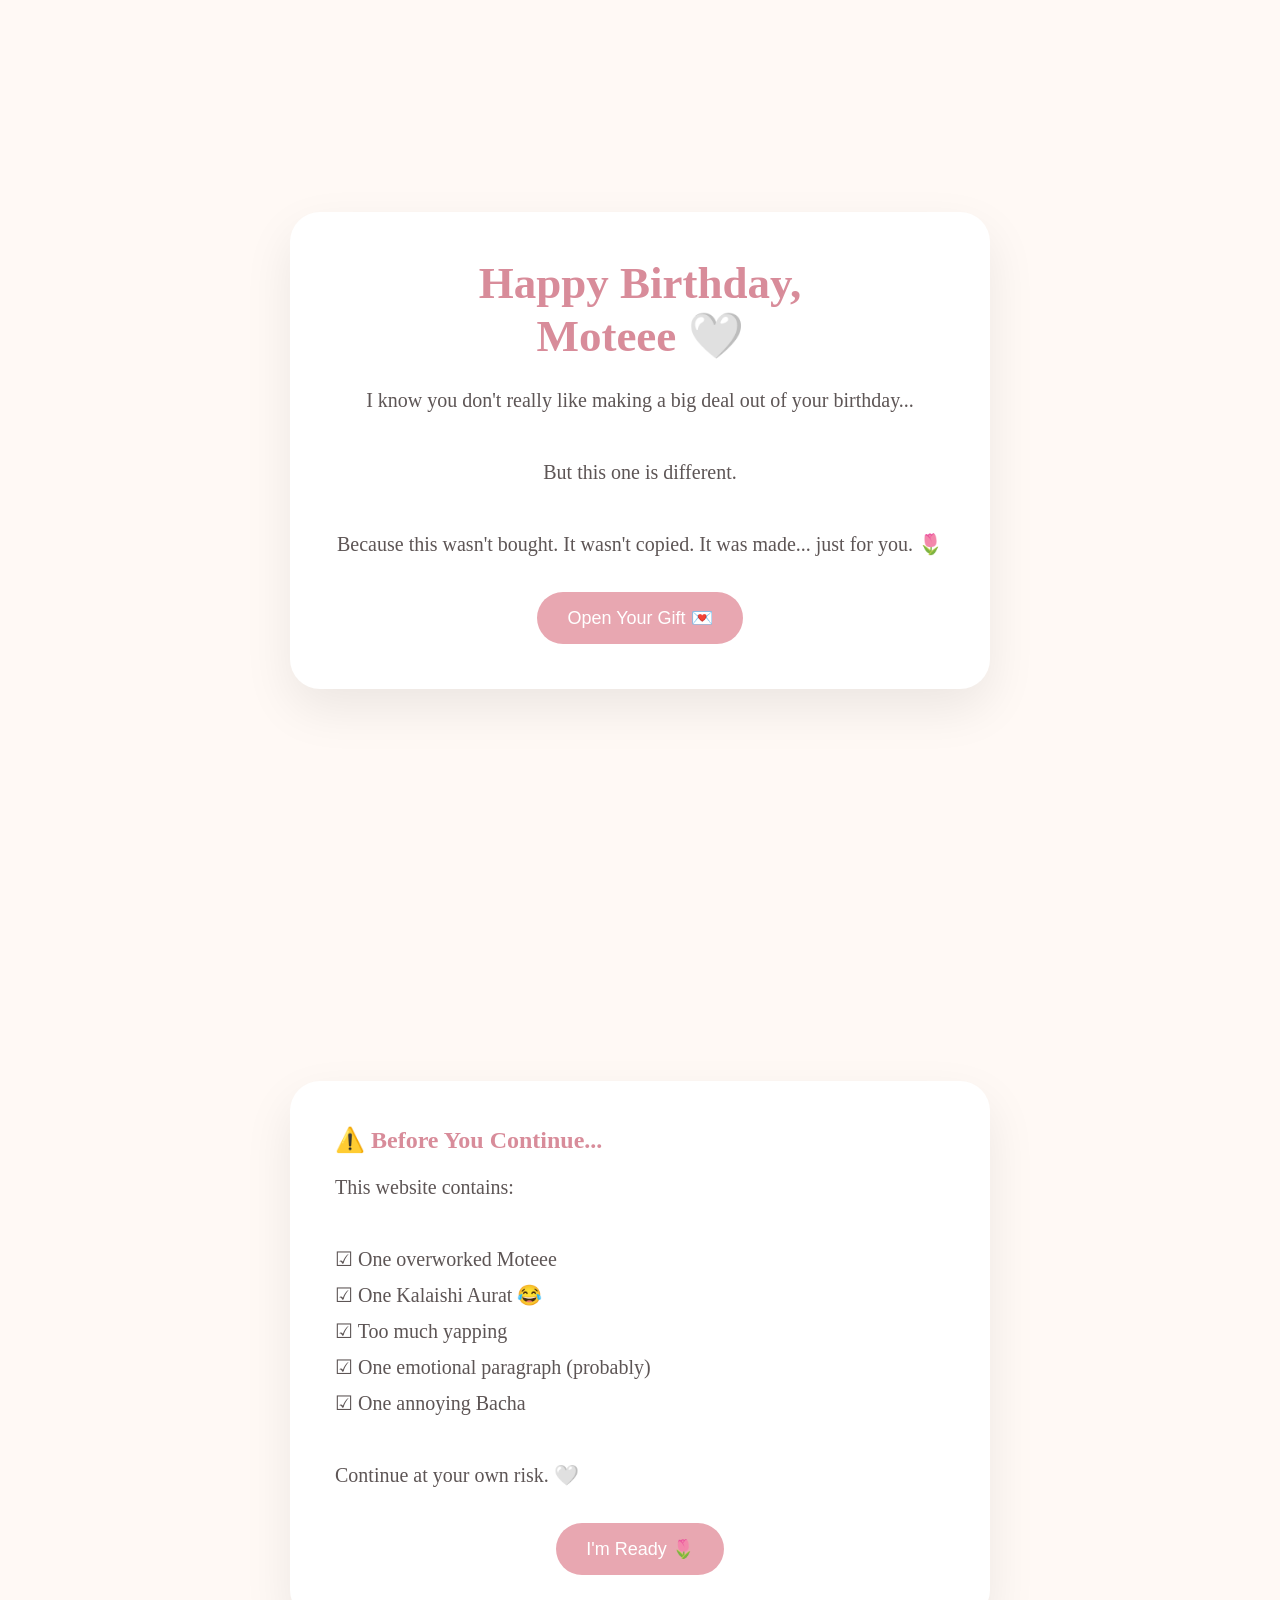
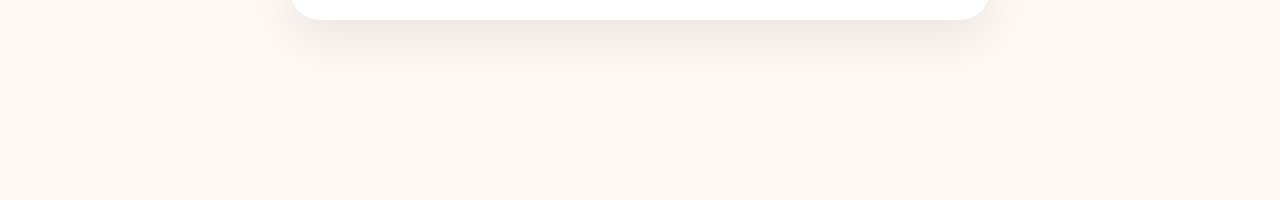
<file: index.html>
<!DOCTYPE html>
<html lang="en">
<head>
<meta charset="UTF-8">
<meta name="viewport" content="width=device-width, initial-scale=1.0">

<title>Happy Birthday, Moteee 🤍</title>

<link rel="stylesheet" href="style.css">

</head>

<body>

<section id="home">

<div class="card">

<h1>Happy Birthday,<br>Moteee 🤍</h1>

<p style="text-align:center;">

I know you don't really like making a big deal out of your birthday...

<br><br>

But this one is different.

<br><br>

Because this wasn't bought.

It wasn't copied.

It was made...

just for you.

🌷

</p>

<div style="text-align:center;">

<button onclick="scrollToSection('warning')">

Open Your Gift 💌

</button>

</div>

</div>

</section>

<section id="warning">

<div class="card">

<h2>⚠️ Before You Continue...</h2>

<p>

This website contains:

<br><br>

☑ One overworked Moteee

<br>

☑ One Kalaishi Aurat 😂

<br>

☑ Too much yapping

<br>

☑ One emotional paragraph
(probably)

<br>

☑ One annoying Bacha

<br><br>

Continue at your own risk.

🤍

</p>

<div style="text-align:center;">

<button onclick="window.location.href='letter.html'">

I'm Ready 🌷

</button>

</div>

</div>

</section>

<script src="script.js"></script>

</body>
</html>
</file>
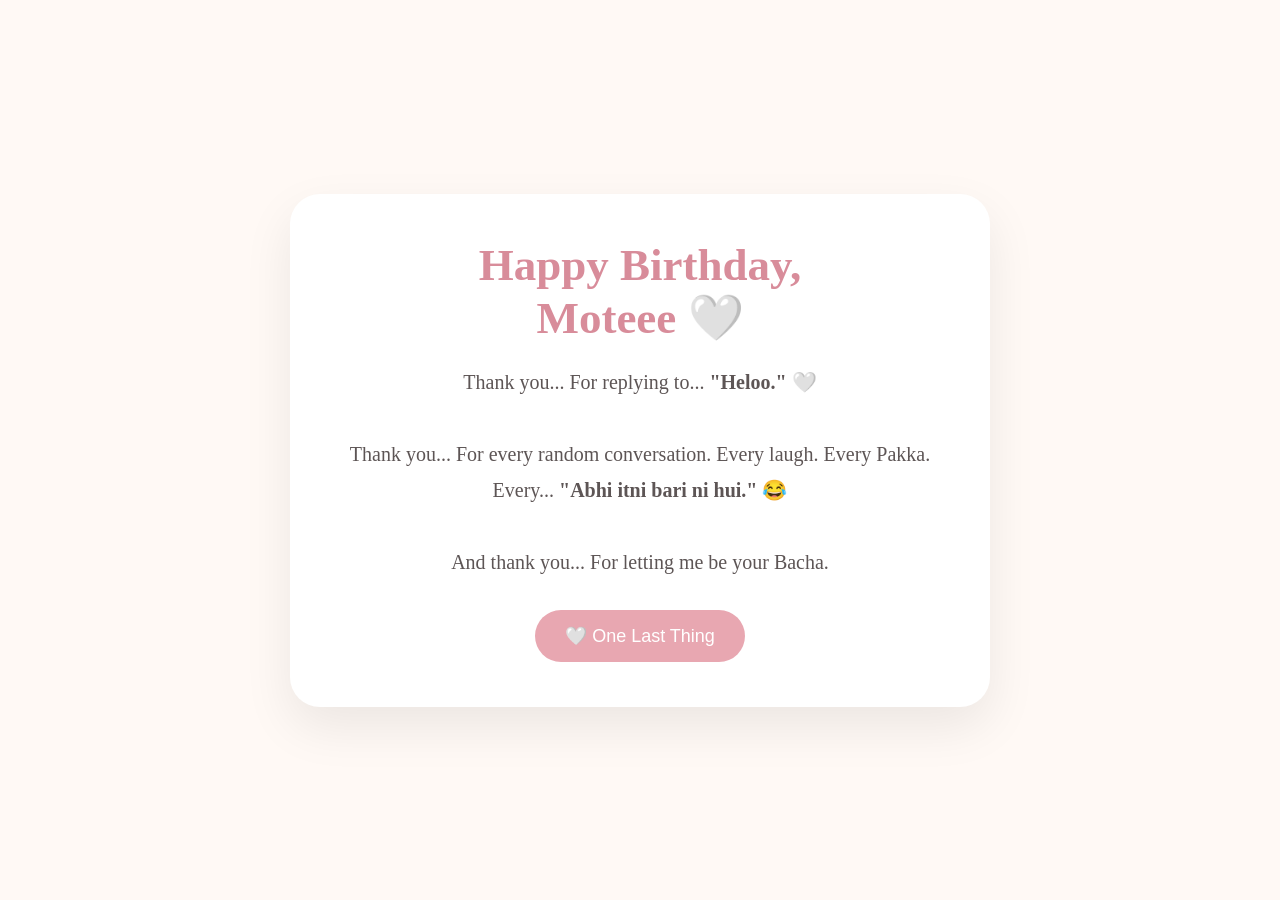
<file: final.html>
<!DOCTYPE html>

<html lang="en">

<head>

<meta charset="UTF-8">

<meta name="viewport" content="width=device-width, initial-scale=1.0">

<title>Happy Birthday 🤍</title>

<link rel="stylesheet" href="style.css">

<style>

body{

background:#FFF9F5;

}

.card{

text-align:center;

}

.hidden{

display:none;

margin-top:30px;

animation:fade 1s;

}

.small{

margin-top:40px;

font-size:18px;

color:#888;

}

.confetti{

position:fixed;

top:-10px;

font-size:22px;

animation:fall 4s linear infinite;

pointer-events:none;

}

@keyframes fall{

0%{

transform:translateY(-10vh);

opacity:1;

}

100%{

transform:translateY(110vh);

opacity:0;

}

}

</style>

</head>

<body>

<section>

<div class="card">

<h1>Happy Birthday,<br>Moteee 🤍</h1>

<p>

Thank you...

For replying to...

<b>"Heloo."</b>

🤍

<br><br>

Thank you...

For every random conversation.

Every laugh.

Every Pakka.

Every...

<b>"Abhi itni bari ni hui."</b>

😂

<br><br>

And thank you...

For letting me be your Bacha.

</p>

<button onclick="showFinal()">

🤍 One Last Thing

</button>

<div id="last" class="hidden">

<p>

Kabhi kabhi...

Jab tum khud par believe karna bhool jao...

<br><br>

Toh meri taraf se thora sa believe borrow kar lena.

Mere paas bohot hai.

🤍

<br><br>

Aur yaad rakhna...

Main hamesha tumhari biggest supporter rahungi.

Chahe tum bhool jao...

Main nahi bhoolungi.

<br><br>

🤏

Pakka?

</p>

<button onclick="finish()">

Pakka 🤍

</button>

</div>

<div id="ending" class="hidden">

<h2>

Happy Birthday once again,

Moteee. 🌷

</h2>

<p>

Allah tumhe hamesha sehat,

khushi,

sukoon,

aur bohot si kamyabi de.

Tumhari har halal dua qubool ho.

Aur tum hamesha us insaan par proud ho sako...

Jo tum ban rahe ho.

Ameen.

🤍

</p>

<p class="small">

P.S.

Thank you...

For making one Kalaishi Aurat...

feel very lucky.

😂🤍

<br><br>

See you in our next chat... 💬

<br><br>

<b>— Your annoying bacha 🌷</b>

</p>

</div>

</div>

</section>

<script>

function showFinal(){

document.getElementById("last").style.display="block";

}

function finish(){

document.getElementById("ending").style.display="block";

for(let i=0;i<35;i++){

let flower=document.createElement("div");

flower.className="confetti";

flower.innerHTML=Math.random()>0.5?"🌸":"🤍";

flower.style.left=Math.random()*100+"vw";

flower.style.animationDelay=Math.random()*3+"s";

document.body.appendChild(flower);

}

}

</script>

</body>

</html>
</file>
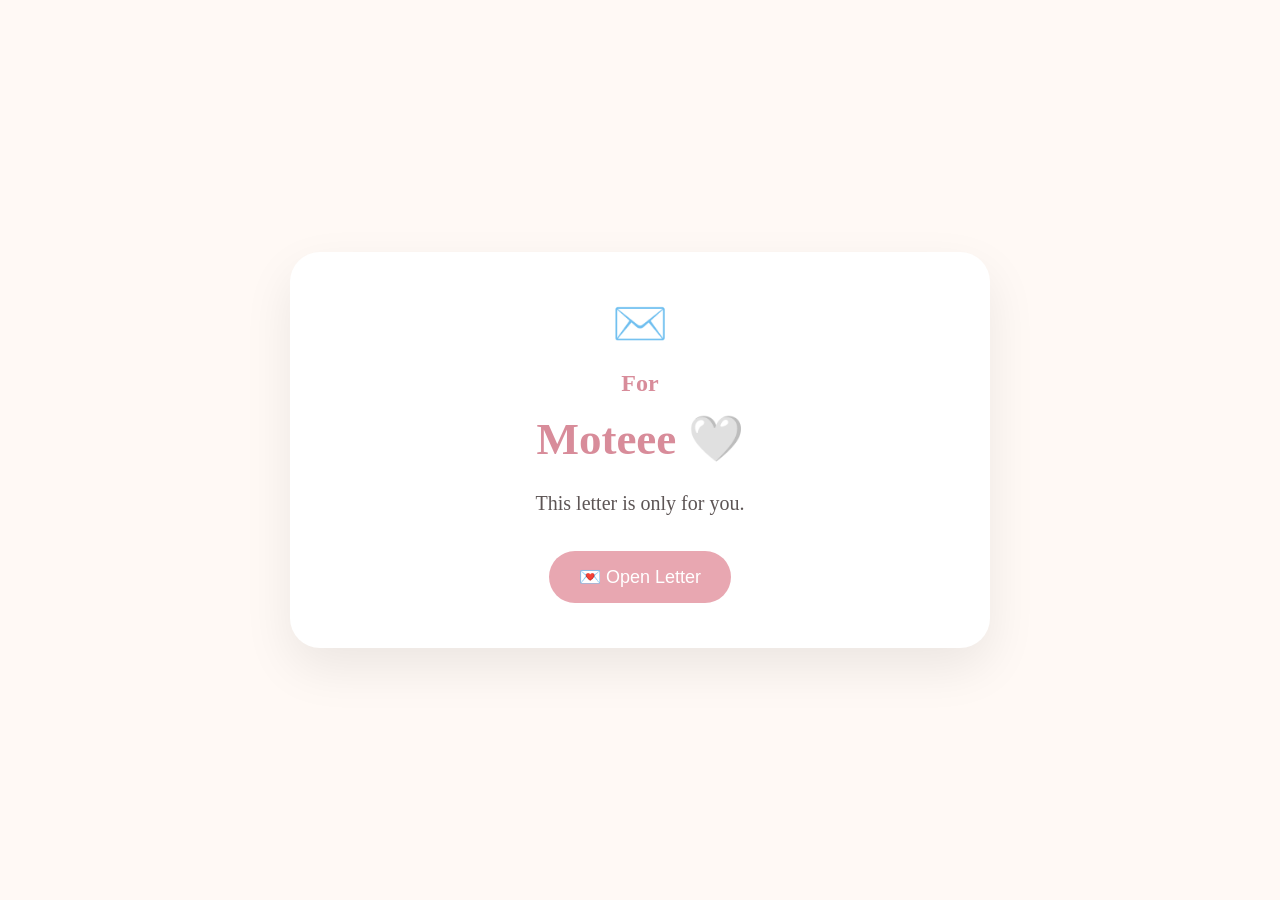
<file: letter.html>
<!DOCTYPE html>
<html lang="en">
<head>
<meta charset="UTF-8">
<meta name="viewport" content="width=device-width, initial-scale=1.0">
<title>For Moteee 🤍</title>

<link rel="stylesheet" href="style.css">

<style>

body{
display:flex;
justify-content:center;
align-items:center;
min-height:100vh;
background:#FFF9F5;
}

.card{
text-align:center;
}

.hidden{
display:none;
margin-top:30px;
text-align:left;
}

.fade{
animation:fade .8s;
}

</style>

</head>

<body>

<div class="card">

<h1>✉️</h1>

<h2>For</h2>

<h1>Moteee 🤍</h1>

<p>

This letter is only for you.

</p>

<button onclick="openLetter()">

💌 Open Letter

</button>

<div id="letter" class="hidden fade">

<hr style="margin:30px 0;">

<p>

<b>Dear Moteee,</b>

<br><br>

Happy Birthdayyy. 🤍

<br><br>

Sabse pehle...

Mujhe nahi pata ke ye website kitni achi bani hai 😂...

Lekin itna zaroor pata hai ke is mein bohot si mehnat aur us se bhi zyada tumhare liye pyaar dala hai.

<br><br>

Aur agar tum ye parh rahe ho...

Toh congratulations...

Tum officially 20 ke ho gaye ho. 🥳

<br><br>

Ab serious wali baat...

Main bas tumhe ek cheez batana chahti hoon...

I'm really proud of you.

<br><br>

Main dekhti hoon ke tum kitni mehnat karte ho.

Kabhi apni khwahishon ko side pe rakh kar kaam karte ho...

Kabhi future ke liye paisay banane ki koshish karte ho.

Aur shayad tumhe lagta ho ke koi notice nahi karta...

Lekin main karti hoon.

<br><br>

Aur isi liye main tum par itna proud hoon.

Tum rukte nahi ho.

Chahe kitna bhi pressure ho.

Aur mujhe yaqeen hai...

Ek din tumhari ye saari mehnat zaroor rang layegi.

<br><br>

Waise...

25 March yaad hai? 🤍

Mujhe bilkul idea nahi tha ke us din ka ek random message meri favourite routine ban jayega.

Roz tumse baat karna...

Tumhari updates sunna...

Aur kabhi kabhi tumhe tang karna 😂...

Mere din ka favourite part ban gaya hai.

<br><br>

Aur haan...

Jab bhi main bolti hoon ke main tumhe maarungi...

Tumhara favourite dialogue...

<b>"Abhi itni bari ni hui."</b>

😂

<br><br>

Aur honestly...

Shayad kabhi bari hona bhi nahi chahti.

<br><br>

Ek aur complaint...

Mera naam...

<b>Kalaishi Aurat??</b>

Seriously? 😒😂

<br><br>

Lekin theek hai...

Main phir bhi tumhari favourite annoying bacha hoon.

<br><br>

Aur agar kabhi life bohot mushkil lage...

Ya lage ke sab kuch bohot heavy ho gaya hai...

Ya kabhi tum khud par believe karna bhool jao...

Bas meri taraf se thora sa believe borrow kar lena.

Mere paas bohot hai. 🤍

<br><br>

Aur ek baat...

Promise karo ke chahe kitni bhi mushkil aa jaye...

Tum give up nahi karoge.

🤏 Pakka?

<br><br>

Main bhi promise karti hoon...

Jab bhi tumhe zarurat hogi...

Main tumhe yaad dilati rahungi ke tum kitne capable ho.

Aur kitna kuch achieve kar sakte ho.

Pakka. 🤍

<br><br>

Aur haan...

Jab bhi main bolun ke main tumhe maarungi...

Tum phir bhi yehi kehna...

<b>"Abhi itni bari ni hui."</b>

😂

Honestly...

Shayad kabhi bari hona bhi nahi chahti.

Kyun ke tumhara "bacha" banna mujhe pasand hai.

<br><br>

Happy Birthday, Moteee. 🤍

Allah tumhe hamesha khush rakhe.

Tumhari har halal dua qubool ho.

Tumhari har mehnat rang laye.

Aur tum hamesha us insaan par proud ho sako jo tum ban rahe ho.

Ameen.

<br><br>

<b>— Your annoying bacha 🌷</b>

Happy Birthday, Moteee.

Allah tumhe hamesha khush rakhe, sehat de, sukoon de aur tumhari har halal dua aur har mehnat ko kamyabi mein badal de.

Ameen. 🤍

<br><br>

<b>— Your annoying bacha 🌷</b>

</p>

<div style="text-align:center;">

<button onclick="window.location.href='memories.html'">

Continue 🌷

</button>

</div>

</div>

</div>

<script>

function openLetter(){

document.getElementById("letter").style.display="block";

}

</script>

</body>
</html>
</file>
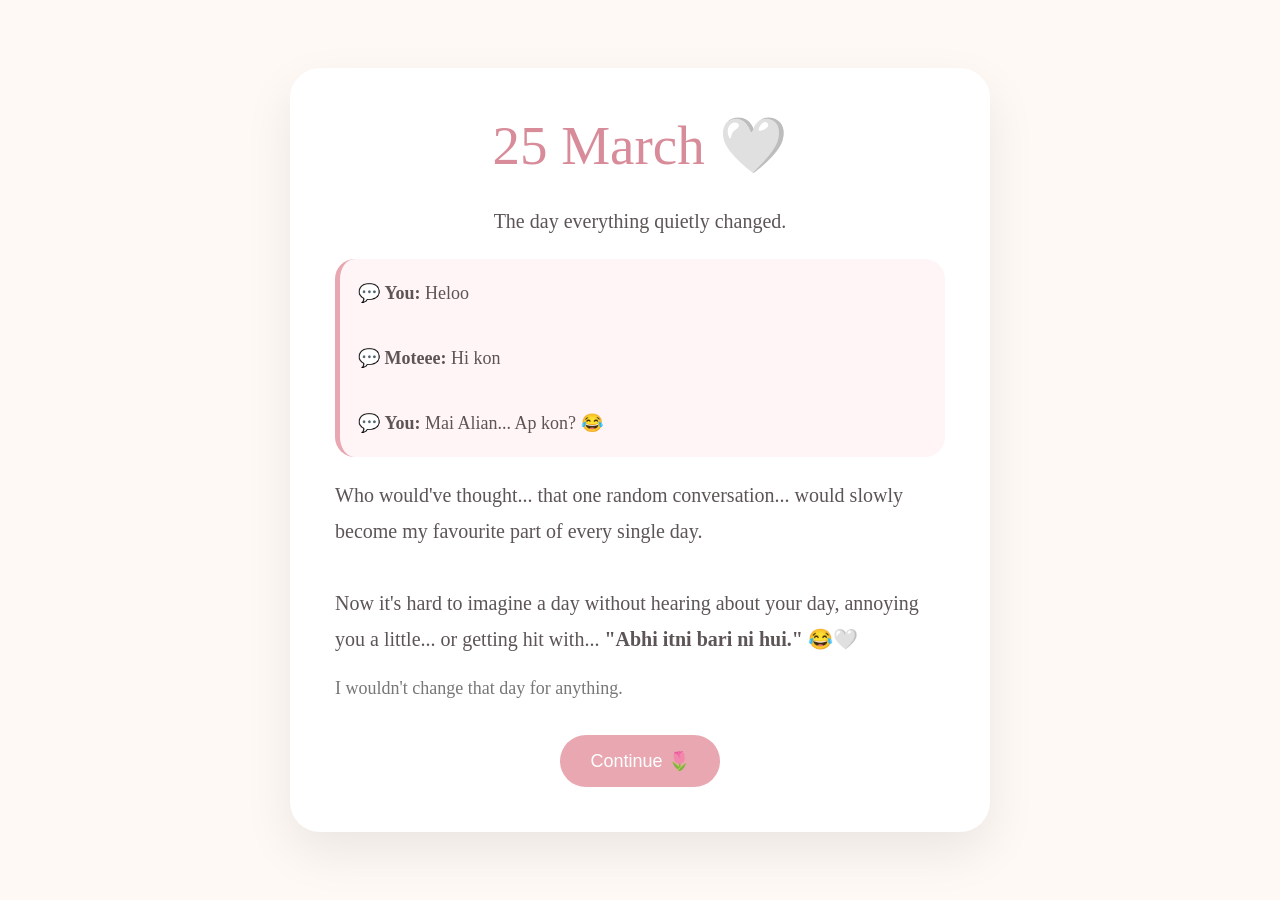
<file: memories.html>
<!DOCTYPE html>
<html lang="en">
<head>
<meta charset="UTF-8">
<meta name="viewport" content="width=device-width, initial-scale=1.0">

<title>25 March 🤍</title>

<link rel="stylesheet" href="style.css">

<style>

.date{
font-size:55px;
text-align:center;
color:#D88C9A;
margin-bottom:25px;
}

.chat{
background:#FFF5F7;
padding:18px;
border-radius:20px;
margin:20px 0;
font-size:18px;
line-height:1.8;
border-left:5px solid #E8A7B1;
}

.center{
text-align:center;
}

.small{
font-size:18px;
color:#777;
margin-top:15px;
}

</style>

</head>

<body>

<section>

<div class="card">

<div class="date">

25 March 🤍

</div>

<p class="center">

The day everything quietly changed.

</p>
<div class="chat">

💬 <b>You:</b> Heloo

<br><br>

💬 <b>Moteee:</b> Hi kon

<br><br>

💬 <b>You:</b> Mai Alian... Ap kon? 😂

</div>


<p>

Who would've thought...

that one random conversation...

would slowly become my favourite part of every single day.

<br><br>

Now it's hard to imagine a day without hearing about your day,
annoying you a little...
or getting hit with...

<b>"Abhi itni bari ni hui."</b>

😂🤍

</p>

<p class="small">

I wouldn't change that day for anything.

</p>

<div class="center">

<button onclick="window.location.href='pakka.html'">

Continue 🌷

</button>

</div>

</div>

</section>

</body>
</html>
</file>
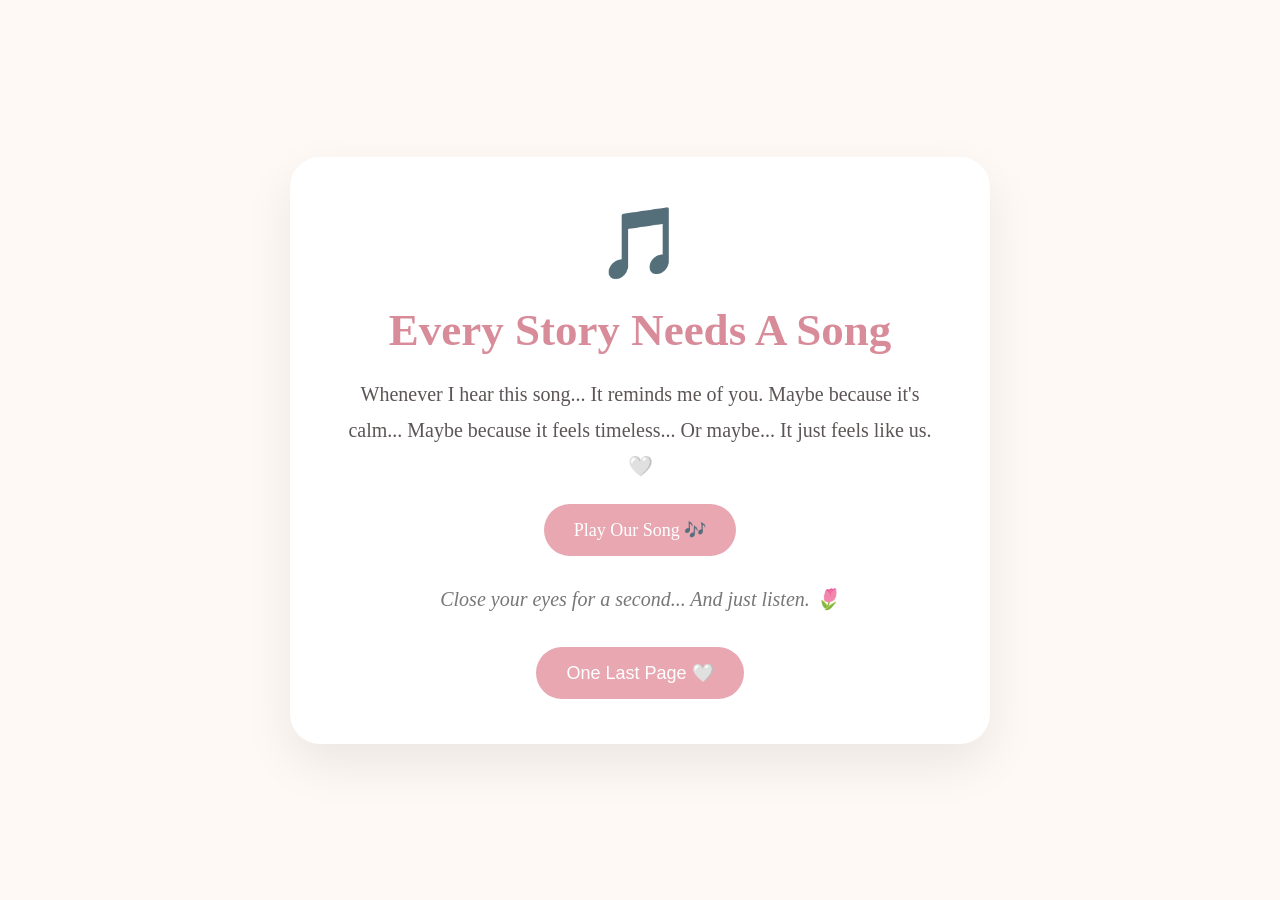
<file: music.html>
<!DOCTYPE html>

<html lang="en">

<head>

<meta charset="UTF-8">

<meta name="viewport" content="width=device-width, initial-scale=1.0">

<title>One Last Surprise 🤍</title>

<link rel="stylesheet" href="style.css">

<style>

body{

background:#FFF9F5;

}

.card{

text-align:center;

}

.music{

font-size:70px;

margin-bottom:20px;

animation:float 2s ease-in-out infinite;

}

@keyframes float{

0%{transform:translateY(0);}

50%{transform:translateY(-8px);}

100%{transform:translateY(0);}

}

.quote{

margin-top:25px;

font-style:italic;

color:#777;

}

a{

display:inline-block;

margin-top:20px;

text-decoration:none;

background:#E8A7B1;

color:white;

padding:15px 30px;

border-radius:40px;

font-size:18px;

}

</style>

</head>

<body>

<section>

<div class="card">

<div class="music">🎵</div>

<h1>Every Story Needs A Song</h1>

<p>

Whenever I hear this song...

It reminds me of you.

Maybe because it's calm...

Maybe because it feels timeless...

Or maybe...

It just feels like us.

🤍

</p>

<a href="https://youtu.be/d0_EuoCzD2U" target="_blank">

Play Our Song 🎶

</a>

<p class="quote">

Close your eyes for a second...

And just listen.

🌷

</p>

<button onclick="window.location.href='final.html'">

One Last Page 🤍

</button>

</div>

</section>

</body>

</html>
</file>
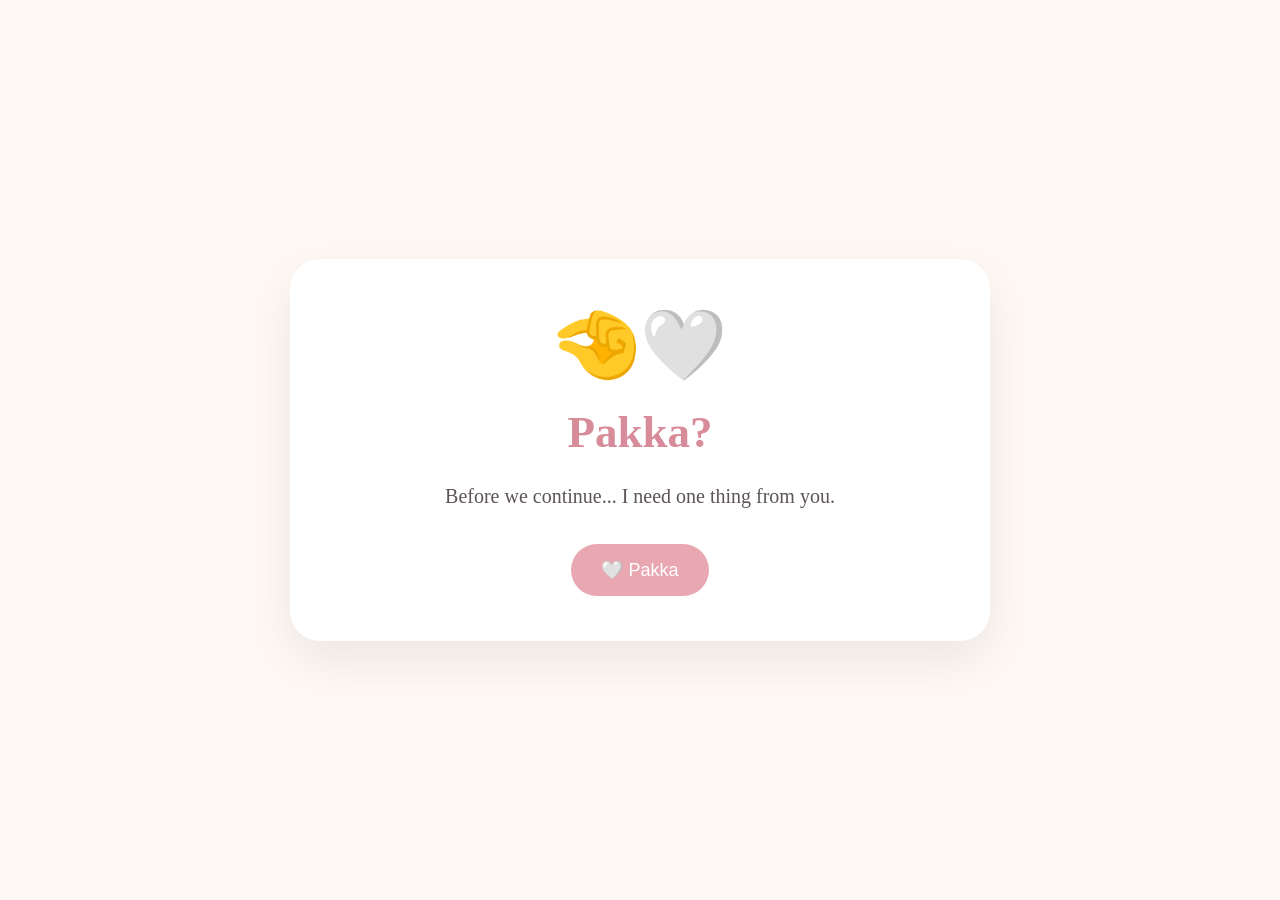
<file: pakka.html>
<!DOCTYPE html>
<html lang="en">
<head>
<meta charset="UTF-8">
<meta name="viewport" content="width=device-width, initial-scale=1.0">

<title>Pakka 🤍</title>

<link rel="stylesheet" href="style.css">

<style>

body{
background:#FFF9F5;
}

.center{
text-align:center;
}

.hidden{
display:none;
margin-top:30px;
animation:fade .8s;
}

.pinky{
font-size:70px;
margin-bottom:20px;
}

.quote{
margin-top:25px;
font-style:italic;
color:#888;
}

</style>

</head>

<body>

<section>

<div class="card center">

<div class="pinky">🤏🤍</div>

<h1>Pakka?</h1>

<p>

Before we continue...

I need one thing from you.

</p>

<button onclick="showPromise()">

🤍 Pakka

</button>

<div id="promise" class="hidden">

<p>

Yayyy... ab meri baat suno. 🌷

<br><br>

Promise me...

Ke chahe life kitni bhi mushkil ho jaye...

Chahe plans delay ho jayein...

Chahe kabhi sab kuch bohot heavy lage...

Tum khud par believe karna nahi choro ge.

<br><br>

Aur agar kabhi tum khud par believe karna bhool jao...

Toh meri taraf se thora sa believe borrow kar lena.

Mere paas bohot hai. 🤍

<br><br>

Aur meri taraf se bhi ek Pakka Promise...

Jab bhi tum thak jao...

Ya lage ke tum enough nahi ho...

Main tumhe yaad dilati rahungi ke tum kitne capable ho.

Aur kitna kuch achieve kar sakte ho.

<br><br>

Pakka. 🤍

</p>

<p class="quote">

Ab promise todna mat...

warna Kalaishi Aurat aa jayegi. 😒😂

</p>

<button onclick="window.location.href='proud.html'">

Continue 🌷

</button>

</div>

</div>

</section>

<script>

function showPromise(){

document.getElementById("promise").style.display="block";

}

</script>

</body>
</html>
</file>
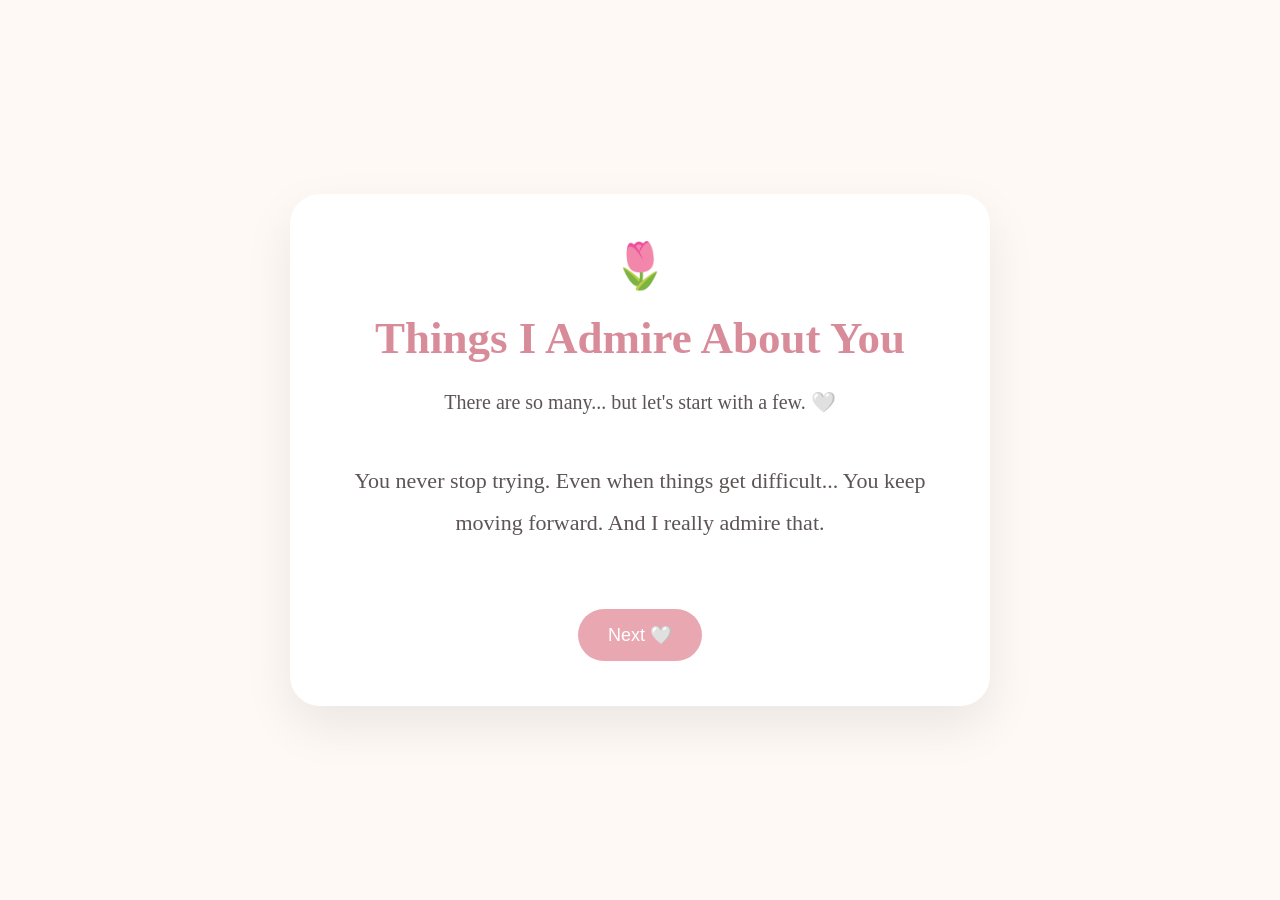
<file: proud.html>
<!DOCTYPE html>

<html lang="en">

<head>

<meta charset="UTF-8">

<meta name="viewport" content="width=device-width, initial-scale=1.0">

<title>Things I Admire About You 🤍</title>

<link rel="stylesheet" href="style.css">

<style>

body{

background:#FFF9F5;

}

.card{

text-align:center;

}

.reason{

display:none;

font-size:22px;

line-height:1.9;

margin:40px 0;

animation:fade .7s;

}

button{

margin-top:25px;

}

.final{

display:none;

margin-top:40px;

animation:fade .7s;

}

.heart{

font-size:45px;

margin-bottom:20px;

}

</style>

</head>

<body>

<section>

<div class="card">

<div class="heart">🌷</div>

<h1>Things I Admire About You</h1>

<p>

There are so many...

but let's start with a few. 🤍

</p>

<div id="r1" class="reason" style="display:block;">

You never stop trying.

Even when things get difficult...

You keep moving forward.

And I really admire that.

</div>

<div id="r2" class="reason">

I know you're working hard for your future.

Sometimes sacrificing the things you want today...

So tomorrow can be better.

I hope you know...

That doesn't go unnoticed.

</div>

<div id="r3" class="reason">

No matter how busy you are...

You still make time for me.

Maybe it's something small to you...

But it means a lot to me.

🤍

</div>

<div id="r4" class="reason">

One of my favourite things...

Is how you always manage to make me laugh.

Especially when I start acting brave...

And you hit me with...

<br><br>

<b>"Abhi itni bari ni hui."</b>

😂

</div>

<div id="r5" class="reason">

I don't just admire who you are today...

I'm excited for the person you're becoming.

Because I know...

One day all this hard work will be worth it.

And I'll probably be there saying...

"I told you so."

😌🤍

</div>

<div id="r6" class="reason">

And finally...

Out of everyone in this world...

I'm really glad...

I decided to send...

<b>"Heloo."</b>

That random little message...

Turned into one of the best parts of my life.

🤍

</div>

<button onclick="nextReason()" id="nextBtn">

Next 🤍

</button>

<div class="final" id="final">

<p>

So if there's one thing I want you to remember after today...

It's this...

<br><br>

I'm proud of you.

Not because you've achieved everything already...

But because I know how hard you're trying.

And that's enough to make me proud.

🤍

<br><br>

Now...

Enough emotional stuff.

Don't let it get to your head.

😂

</p>

<button onclick="window.location.href='music.html'">

One Last Surprise 🎵

</button>

</div>

</div>

</section>

<script>

let current=1;

function nextReason(){

document.getElementById("r"+current).style.display="none";

current++;

if(current<=6){

document.getElementById("r"+current).style.display="block";

}

else{

document.getElementById("nextBtn").style.display="none";

document.getElementById("final").style.display="block";

}

}

</script>

</body>

</html>
</file>
<file: style.css>
*{
margin:0;
padding:0;
box-sizing:border-box;
}

body{
background:#FFF9F5;
font-family:Georgia,serif;
overflow-x:hidden;
color:#5d5555;
}

section{
min-height:100vh;
display:flex;
justify-content:center;
align-items:center;
padding:40px;
}

.card{
background:white;
width:90%;
max-width:700px;
padding:45px;
border-radius:30px;
box-shadow:0 20px 50px rgba(0,0,0,.08);
animation:fade .8s;
}

h1{
font-size:45px;
color:#D88C9A;
margin-bottom:20px;
text-align:center;
}

h2{
color:#D88C9A;
margin-bottom:15px;
}

p{
font-size:20px;
line-height:1.8;
}

button{
margin-top:30px;
padding:15px 30px;
background:#E8A7B1;
color:white;
border:none;
border-radius:40px;
font-size:18px;
cursor:pointer;
transition:.3s;
}

button:hover{
transform:scale(1.05);
}

@keyframes fade{

from{
opacity:0;
transform:translateY(40px);
}

to{
opacity:1;
transform:translateY(0);
}

}
</file>
